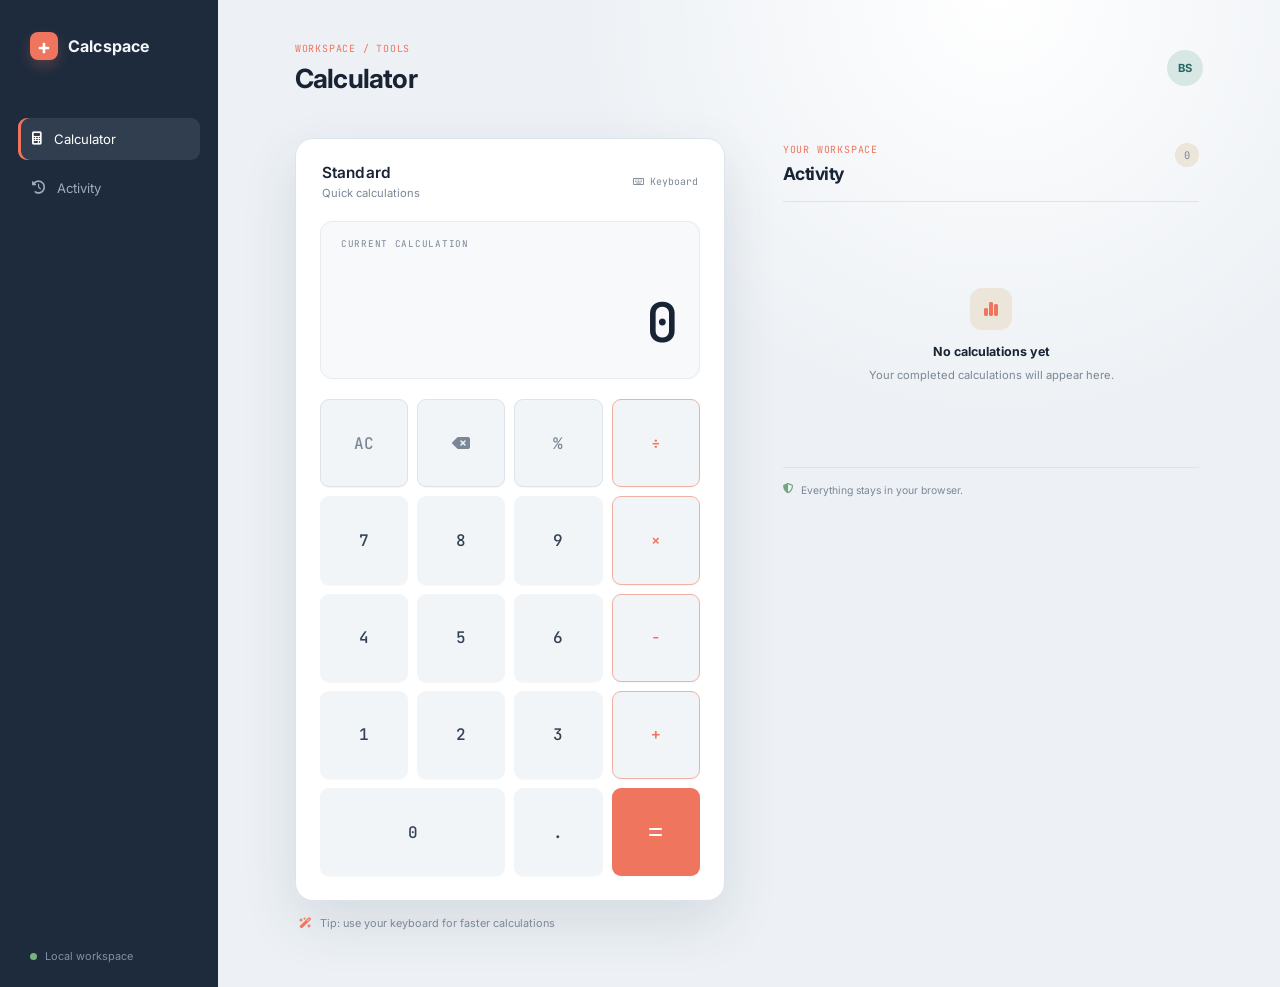
<file: index.html>
<!DOCTYPE html>
<html lang="en">
<head>
  <meta charset="UTF-8" />
  <meta name="viewport" content="width=device-width, initial-scale=1.0" />
  <title>Calculator | CodeAlpha Task 2</title>
  <meta name="description" content="A clean, keyboard-friendly calculator built with HTML, CSS, and JavaScript." />

  <link rel="preconnect" href="https://fonts.googleapis.com" />
  <link rel="preconnect" href="https://fonts.gstatic.com" crossorigin />
  <link href="https://fonts.googleapis.com/css2?family=Inter:wght@400;500;600;700&family=JetBrains+Mono:wght@400;500;600&display=swap" rel="stylesheet" />

  <link rel="stylesheet" href="https://cdnjs.cloudflare.com/ajax/libs/font-awesome/6.5.1/css/all.min.css" />

  <link rel="stylesheet" href="css/style.css" />
</head>
<body>
  <main class="app-shell">
    <aside class="sidebar">
      <div class="brand"><span class="brand__mark">+</span><span>Calcspace</span></div>
      <nav class="nav" aria-label="Main navigation">
        <a class="nav__item nav__item--active" href="#calculator"><i class="fa-solid fa-calculator"></i> Calculator</a>
        <a class="nav__item" href="#activity"><i class="fa-solid fa-clock-rotate-left"></i> Activity</a>
      </nav>
      <div class="sidebar__footer"><span class="status-dot"></span> Local workspace</div>
    </aside>

    <section class="workspace">
      <header class="topbar">
        <div><p class="eyebrow">Workspace / Tools</p><h1>Calculator</h1></div>
        <button class="avatar" aria-label="Account">BS</button>
      </header>

      <div class="workspace__grid">
        <div class="calculator-column">
          <div class="calculator" id="calculator">
            <div class="calculator__header">
              <div><span class="calculator__title">Standard</span><span class="calculator__subtitle">Quick calculations</span></div>
              <span class="calculator__hint"><i class="fa-regular fa-keyboard"></i> Keyboard</span>
            </div>

            <div class="display" id="display">
              <div class="display__label">Current calculation</div>
              <div class="display__expression" id="expression" aria-hidden="true">&nbsp;</div>
              <div class="display__result" id="result" aria-live="polite">0</div>
            </div>

            <div class="keys" id="keys">
        <button class="key key--util" data-action="clear">AC</button>
        <button class="key key--util" data-action="backspace" aria-label="Backspace">
          <i class="fa-solid fa-delete-left"></i>
        </button>
        <button class="key key--util" data-action="percent">%</button>
        <button class="key key--op" data-action="operator" data-op="÷">÷</button>

        <button class="key key--num" data-num="7">7</button>
        <button class="key key--num" data-num="8">8</button>
        <button class="key key--num" data-num="9">9</button>
        <button class="key key--op" data-action="operator" data-op="×">×</button>

        <button class="key key--num" data-num="4">4</button>
        <button class="key key--num" data-num="5">5</button>
        <button class="key key--num" data-num="6">6</button>
        <button class="key key--op" data-action="operator" data-op="−">−</button>

        <button class="key key--num" data-num="1">1</button>
        <button class="key key--num" data-num="2">2</button>
        <button class="key key--num" data-num="3">3</button>
        <button class="key key--op" data-action="operator" data-op="+">+</button>

        <button class="key key--num key--zero" data-num="0">0</button>
        <button class="key key--num" data-action="decimal">.</button>
        <button class="key key--equals" data-action="equals" aria-label="Equals">
          <i class="fa-solid fa-equals"></i>
        </button>
            </div>
          </div>
          <div class="tip"><i class="fa-solid fa-wand-magic-sparkles"></i><span>Tip: use your keyboard for faster calculations</span></div>
        </div>

        <aside class="activity" id="activity">
          <div class="activity__heading"><div><p class="eyebrow">Your workspace</p><h2>Activity</h2></div><span class="activity__count">0</span></div>
          <div class="activity__empty"><span class="empty-icon"><i class="fa-solid fa-chart-simple"></i></span><strong>No calculations yet</strong><span>Your completed calculations will appear here.</span></div>
          <div class="activity__note"><i class="fa-solid fa-shield-halved"></i><span>Everything stays in your browser.</span></div>
        </aside>
      </div>
    </div>
  </main>

  <script src="js/script.js"></script>
</body>
</html>
</file>
<file: css/style.css>
/* ==========================================================================
   Calculator — Stylesheet
   Dark charcoal body, amber accent for operators, monospace display —
   a distinct identity from the other CodeAlpha projects, not a reskin.
   ========================================================================== */

:root {
  --bg:        #edf1f5;
  --panel:     #ffffff;
  --key:       #f2f5f8;
  --key-hover: #e6ebf1;
  --line:      #dce3eb;

  --ink:       #182333;
  --ink-dim:   #7b8796;

  --amber:     #ef755f;
  --amber-dim: #f1b0a4;
  --danger:    #d85458;

  --font-body: "Inter", sans-serif;
  --font-mono: "JetBrains Mono", "Courier New", monospace;

  --radius: 14px;
  --transition: 140ms ease;
}

* , *::before, *::after { box-sizing: border-box; }
body {
  margin: 0;
  min-height: 100vh;
  font-family: var(--font-body);
  background: var(--bg);
  color: var(--ink);
  display: flex;
  align-items: center;
  justify-content: center;
  padding: 24px;
  -webkit-font-smoothing: antialiased;
}

button { font: inherit; color: inherit; cursor: pointer; border: none; }
button:focus-visible {
  outline: 2px solid var(--amber);
  outline-offset: 2px;
}

.page { width: 100%; display: flex; justify-content: center; }

/* ---------- Calculator shell ---------- */
.calculator {
  width: 100%;
  max-width: 340px;
  background: var(--panel);
  border: 1px solid var(--line);
  border-radius: 22px;
  padding: 20px;
  box-shadow: 0 22px 55px rgba(36, 55, 76, 0.12);
}

.calculator__header {
  display: flex;
  align-items: baseline;
  justify-content: space-between;
  padding: 4px 4px 14px;
}
.calculator__title { font-weight: 600; font-size: 0.95rem; letter-spacing: 0.01em; }
.calculator__hint { font-family: var(--font-mono); font-size: 0.65rem; color: var(--ink-dim); }

/* ---------- Display ---------- */
.display {
  background: #f7f9fb;
  border: 1px solid var(--line);
  border-radius: var(--radius);
  padding: 18px 18px 14px;
  margin-bottom: 16px;
  text-align: right;
  overflow: hidden;
}
.display__expression {
  font-family: var(--font-mono);
  font-size: 0.86rem;
  color: var(--ink-dim);
  min-height: 1.2em;
  white-space: nowrap;
  overflow-x: auto;
}
.display__result {
  font-family: var(--font-mono);
  font-size: clamp(1.9rem, 8vw, 2.6rem);
  font-weight: 500;
  margin-top: 4px;
  white-space: nowrap;
  overflow-x: auto;
  transition: transform 120ms ease;
}
.display__result.is-updated { animation: pulse 160ms ease; }

@keyframes pulse {
  0% { transform: scale(0.97); }
  100% { transform: scale(1); }
}

/* ---------- Keys ---------- */
.keys {
  display: grid;
  grid-template-columns: repeat(4, 1fr);
  gap: 10px;
}

.key {
  aspect-ratio: 1 / 1;
  border-radius: 12px;
  background: var(--key);
  font-family: var(--font-mono);
  font-size: 1.15rem;
  font-weight: 500;
  display: flex;
  align-items: center;
  justify-content: center;
  transition: background var(--transition), transform var(--transition);
}
.key:hover { background: var(--key-hover); }
.key:active,
.key.is-pressed { transform: scale(0.94); }

.key--num { color: var(--ink); }
.key--zero { grid-column: span 2; aspect-ratio: auto; }

.key--util {
  background: transparent;
  border: 1px solid var(--line);
  color: var(--ink-dim);
  font-size: 0.92rem;
}
.key--util:hover { border-color: var(--danger); color: var(--danger); background: transparent; }
.key--util[data-action="clear"]:hover { color: var(--danger); }

.key--op {
  background: transparent;
  border: 1px solid var(--amber-dim);
  color: var(--amber);
  font-size: 1.3rem;
}
.key--op:hover { background: rgba(242, 163, 65, 0.1); }
.key--op.is-active { background: var(--amber); color: #1a1206; }

.key--equals {
  background: var(--amber);
  color: #ffffff;
  font-size: 1.1rem;
}
.key--equals:hover { background: #ffb75c; }

@media (max-width: 380px) {
  .calculator { padding: 16px; }
  .key { font-size: 1rem; }
}

/* ---------- App workspace ---------- */
:root {
  --bg: #edf1f5;
  --panel: #ffffff;
  --key: #f2f5f8;
  --key-hover: #e6ebf1;
  --line: #dce3eb;
  --ink: #182333;
  --ink-dim: #7b8796;
  --amber: #ef755f;
  --amber-dim: #f1b0a4;
  --danger: #d85458;
  --shadow: 0 22px 55px rgba(36, 55, 76, 0.12);
}

body {
  background: radial-gradient(circle at 78% 0%, #ffffff 0, transparent 30%), var(--bg);
  color: var(--ink);
  padding: 0;
  align-items: stretch;
}

.app-shell { min-height: 100vh; width: 100%; display: flex; }
.sidebar { width: 218px; flex: 0 0 218px; background: #1d2b3d; color: #f4f7fa; padding: 32px 18px 24px; display: flex; flex-direction: column; }
.brand { display: flex; gap: 10px; align-items: center; padding: 0 12px; font-weight: 700; letter-spacing: .01em; }
.brand__mark { width: 28px; height: 28px; display: grid; place-items: center; border-radius: 8px; background: var(--amber); color: white; font-size: 1.3rem; box-shadow: 0 6px 14px rgba(239, 117, 95, .25); }
.nav { margin-top: 58px; display: grid; gap: 7px; }
.nav__item { color: #9eacbc; text-decoration: none; padding: 13px 14px; border-radius: 9px; font-size: .82rem; display: flex; gap: 12px; align-items: center; transition: background var(--transition), color var(--transition); }
.nav__item:hover, .nav__item--active { color: #ffffff; background: rgba(255,255,255,.09); }
.nav__item--active { box-shadow: inset 3px 0 var(--amber); }
.sidebar__footer { margin-top: auto; color: #8291a2; font-size: .68rem; padding: 0 12px; display: flex; align-items: center; gap: 8px; }
.status-dot { width: 7px; height: 7px; border-radius: 50%; background: #76b27c; }

.workspace { flex: 1; min-width: 0; padding: 42px clamp(28px, 6vw, 88px); }
.topbar { max-width: 1080px; margin: 0 auto 44px; display: flex; align-items: center; justify-content: space-between; }
.eyebrow { color: var(--amber); font-family: var(--font-mono); font-size: .62rem; text-transform: uppercase; letter-spacing: .08em; margin: 0 0 7px; }
.topbar h1, .activity h2 { margin: 0; font-size: 1.65rem; letter-spacing: -.03em; }
.avatar { width: 36px; height: 36px; border-radius: 50%; background: #d7e8e4; color: #27665e; font-size: .7rem; font-weight: 700; }
.workspace__grid { max-width: 980px; margin: auto; display: grid; grid-template-columns: minmax(400px, 430px) minmax(210px, 1fr); gap: 54px; align-items: start; }
.calculator-column { min-width: 0; }
.calculator { max-width: 430px; padding: 24px; border: 1px solid var(--line); border-radius: 18px; box-shadow: var(--shadow); }
.calculator__header { padding: 0 2px 21px; align-items: center; }
.calculator__title { display: block; font-size: .96rem; }
.calculator__subtitle { display: block; color: var(--ink-dim); font-size: .7rem; margin-top: 4px; }
.calculator__hint { color: var(--ink-dim); font-size: .62rem; display: flex; align-items: center; gap: 6px; }
.display { margin-bottom: 20px; padding: 16px 20px 20px; border-radius: 12px; background: #f7f9fb; border-color: #e5ebf1; }
.display__label { color: var(--ink-dim); font-family: var(--font-mono); font-size: .58rem; text-align: left; text-transform: uppercase; letter-spacing: .08em; }
.display__expression { font-size: .78rem; margin-top: 13px; }
.display__result { font-size: clamp(2.25rem, 7vw, 3.4rem); color: #182333; margin-top: 7px; }
.keys { gap: 9px; }
.key { border-radius: 9px; background: var(--key); color: #334155; font-size: 1rem; box-shadow: 0 1px 0 rgba(24, 35, 51, .03); }
.key:hover { background: var(--key-hover); }
.key--util { border-color: var(--line); color: var(--ink-dim); }
.key--op { border-color: var(--amber-dim); color: var(--amber); }
.key--op:hover { background: #fff0ed; }
.key--op.is-active { background: var(--amber); color: white; box-shadow: 0 5px 12px rgba(239, 117, 95, .2); }
.key--equals { background: var(--amber); color: white; }
.key--equals:hover { background: #dd6552; }
.tip { padding: 15px 4px; color: var(--ink-dim); font-size: .68rem; display: flex; align-items: center; gap: 9px; }
.tip i { color: var(--amber); }
.activity { min-height: 390px; padding: 5px 4px; }
.activity__heading { display: flex; justify-content: space-between; align-items: start; border-bottom: 1px solid var(--line); padding-bottom: 17px; }
.activity h2 { font-size: 1.1rem; }
.activity__count { width: 24px; height: 24px; display: grid; place-items: center; border-radius: 50%; background: #ebe5da; color: var(--ink-dim); font-family: var(--font-mono); font-size: .65rem; }
.activity__empty { min-height: 265px; display: flex; flex-direction: column; align-items: center; justify-content: center; text-align: center; gap: 9px; color: var(--ink-dim); font-size: .7rem; }
.activity__empty strong { color: var(--ink); font-size: .78rem; }
.empty-icon { width: 42px; height: 42px; display: grid; place-items: center; border-radius: 12px; background: #ebe5da; color: var(--amber); font-size: 1rem; margin-bottom: 5px; }
.activity__note { border-top: 1px solid var(--line); padding-top: 16px; display: flex; gap: 8px; color: var(--ink-dim); font-size: .65rem; }
.activity__note i { color: #76a47c; }

@media (max-width: 760px) {
  .app-shell { display: block; }
  .sidebar { width: 100%; height: 68px; padding: 0 18px; flex-direction: row; align-items: center; gap: 24px; }
  .brand { padding: 0; }
  .nav { margin: 0 0 0 auto; display: flex; gap: 5px; }
  .nav__item { padding: 10px 11px; font-size: 0; }
  .nav__item i { font-size: .9rem; }
  .sidebar__footer { display: none; }
  .workspace { padding: 28px 18px; }
  .topbar { margin-bottom: 28px; }
  .workspace__grid { grid-template-columns: 1fr; }
  .activity { min-height: 0; }
  .activity__empty { min-height: 130px; }
}

@media (max-width: 430px) {
  .sidebar { padding: 0 14px; }
  .brand { font-size: .9rem; }
  .brand__mark { width: 26px; height: 26px; }
  .calculator { padding: 19px; }
  .calculator__hint { font-size: 0; }
  .calculator__hint i { font-size: .8rem; }
}

@media (min-width: 761px) and (max-width: 1060px) {
  .workspace__grid { grid-template-columns: minmax(0, 430px) minmax(210px, 1fr); gap: 32px; }
}
</file>
